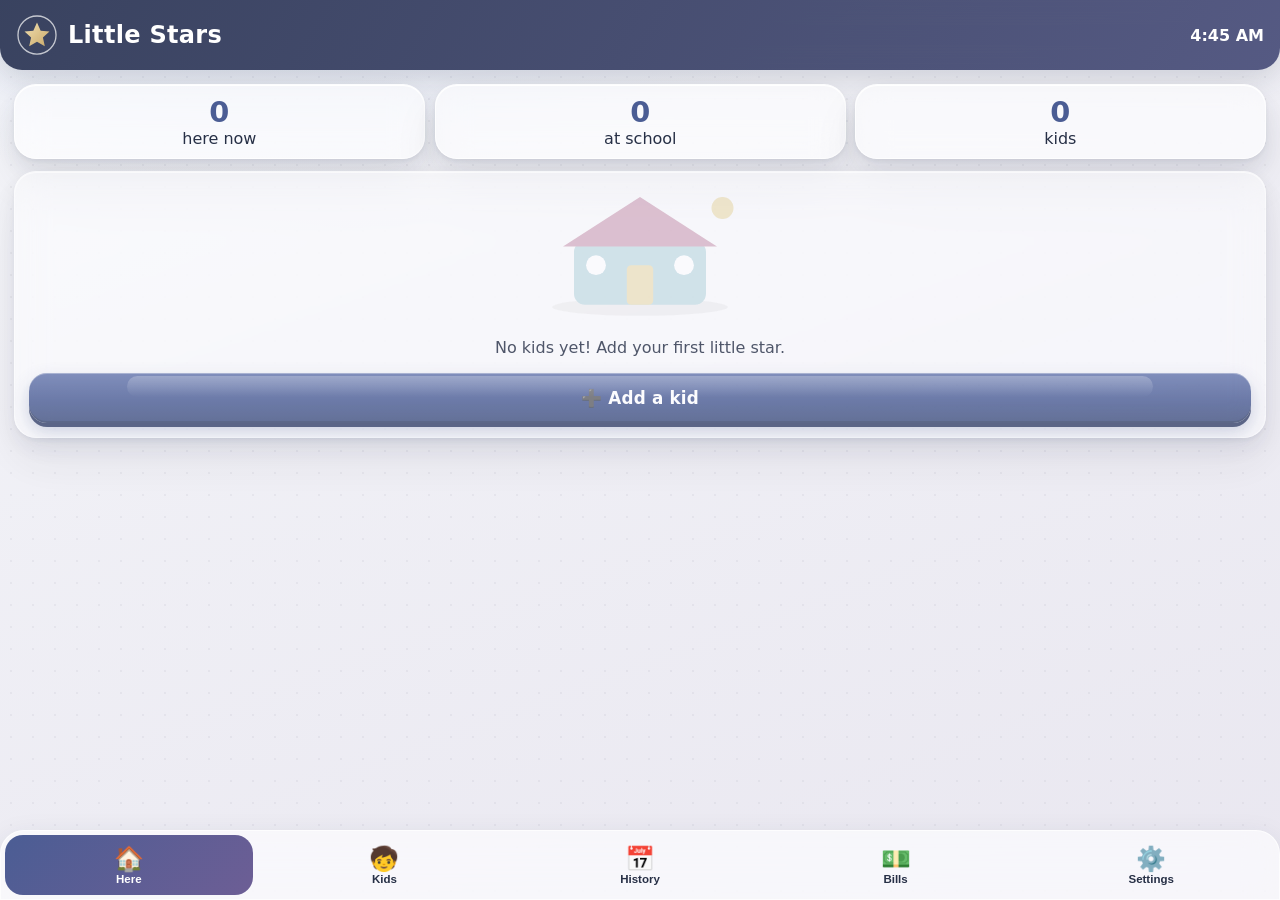
<file: index.html>
<!doctype html><html lang="en"><head><meta charset="utf-8">
<meta name="viewport" content="width=device-width,initial-scale=1,viewport-fit=cover">
<title>Little Stars Daycare</title>
<link rel="manifest" href="manifest.webmanifest">
<meta name="theme-color" content="#2c3654">
<link rel="icon" href="icons/icon-192.png"><link rel="apple-touch-icon" href="icons/icon-192.png">
<meta name="apple-mobile-web-app-capable" content="yes">
<link rel="stylesheet" href="style.css"></head>
<body class="theme-pro">
<header><svg class="logo" viewBox="0 0 64 64"><use href="#star"/></svg><h1 id="title">Little Stars</h1><div id="clock"></div></header>
<main id="view"></main>
<nav>
 <button data-tab="here" class="on">🏠<span>Here</span></button>
 <button data-tab="kids">🧒<span>Kids</span></button>
 <button data-tab="history">📅<span>History</span></button>
 <button data-tab="bills">💵<span>Bills</span></button>
 <button data-tab="settings">⚙️<span>Settings</span></button>
</nav>
<canvas id="fx"></canvas>
<div id="modal" hidden><div class="sheet" id="sheet"></div></div>
<svg width="0" height="0" style="position:absolute"><defs>
 <linearGradient id="g1" x1="0" y1="0" x2="1" y2="1"><stop offset="0" stop-color="#f1dfb0"/><stop offset="1" stop-color="#c9a96a"/></linearGradient>
 <symbol id="star" viewBox="0 0 64 64"><circle cx="32" cy="32" r="29" fill="none" stroke="#fff" stroke-opacity=".7" stroke-width="2"/><path fill="url(#g1)" d="M32 13l5.6 12.4 13.4 1.4-10 9 2.9 13.2L32 42.3 20.1 49l2.9-13.2-10-9 13.4-1.4z"/></symbol>
 <symbol id="empty" viewBox="0 0 200 120"><ellipse cx="100" cy="110" rx="80" ry="8" fill="#0001"/><rect x="40" y="50" width="120" height="58" rx="10" fill="#7ad7f0"/><path d="M30 55L100 10l70 45z" fill="#ff6fb5"/><rect x="88" y="72" width="24" height="36" rx="4" fill="#ffd23f"/><circle cx="60" cy="72" r="9" fill="#fff"/><circle cx="140" cy="72" r="9" fill="#fff"/><circle cx="175" cy="20" r="10" fill="#ffd23f"/></symbol>
</defs></svg>
<script src="storage.js"></script><script src="app.js"></script></body></html>
</file>
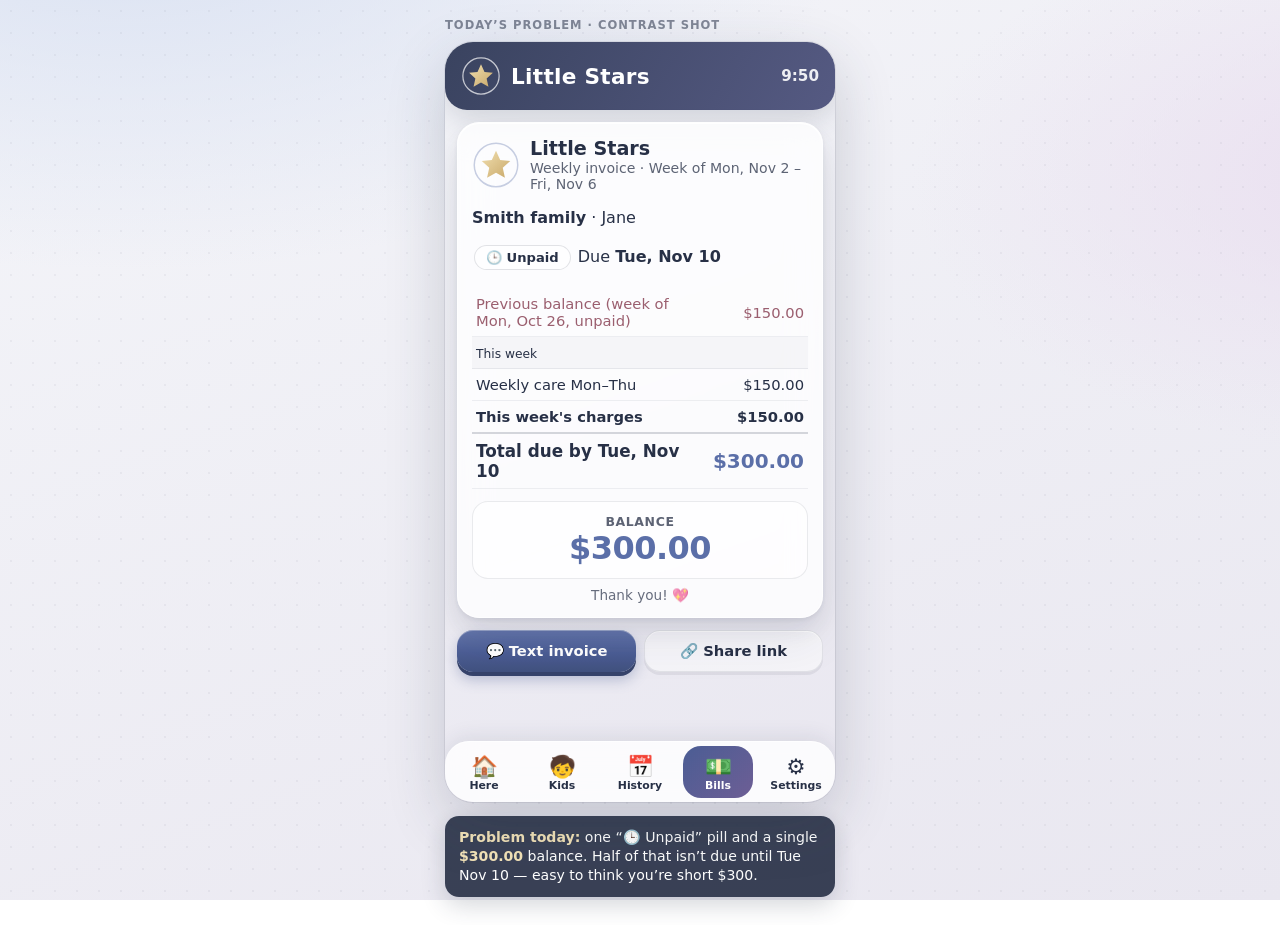
<file: mockups/pastdue/src/0.html>
<!doctype html><html><head><meta charset="utf-8"><meta name="viewport" content="width=device-width,initial-scale=1">
<title>Today – Unpaid lumps $300</title><link rel="stylesheet" href="base.css"></head>
<body>
<div class="tag">TODAY’S PROBLEM · contrast shot</div>
<div class="phone">
  <header>
    <svg class="logo" viewBox="0 0 64 64"><defs><linearGradient id="g1" x1="0" y1="0" x2="1" y2="1"><stop offset="0" stop-color="#f1dfb0"/><stop offset="1" stop-color="#c9a96a"/></linearGradient></defs>
      <circle cx="32" cy="32" r="29" fill="none" stroke="#fff" stroke-opacity=".7" stroke-width="2"/>
      <path fill="url(#g1)" d="M32 13l5.6 12.4 13.4 1.4-10 9 2.9 13.2L32 42.3 20.1 49l2.9-13.2-10-9 13.4-1.4z"/></svg>
    <h1>Little Stars</h1><div class="clock">9:50</div>
  </header>
  <main>
    <div class="card invoice">
      <div class="inv-head">
        <svg style="flex:0 0 48px;height:48px" viewBox="0 0 64 64"><circle cx="32" cy="32" r="29" fill="none" stroke="#5b6fa855" stroke-width="2"/><path fill="url(#g1)" d="M32 13l5.6 12.4 13.4 1.4-10 9 2.9 13.2L32 42.3 20.1 49l2.9-13.2-10-9 13.4-1.4z"/></svg>
        <div style="flex:1"><h2>Little Stars</h2><div class="sub">Weekly invoice · Week of Mon, Nov 2 – Fri, Nov 6</div></div>
      </div>
      <p><b>Smith family</b> · Jane</p>
      <p><span class="pill st-unpaid">🕒 Unpaid</span> Due <b>Tue, Nov 10</b></p>
      <table>
        <tr class="prev"><td>Previous balance (week of Mon, Oct 26, unpaid)</td><td class="r">$150.00</td></tr>
        <tr class="sep"><td colspan="2"><small>This week</small></td></tr>
        <tr><td>Weekly care Mon–Thu</td><td class="r">$150.00</td></tr>
        <tr><td><b>This week's charges</b></td><td class="r"><b>$150.00</b></td></tr>
        <tr class="tot"><th>Total due by Tue, Nov 10</th><th class="r">$300.00</th></tr>
      </table>
      <div class="amt-block broken">
        <span class="lbl">Balance</span>
        <div class="amt">$300.00</div>
      </div>
      <p style="text-align:center;opacity:.7;font-size:.85rem;margin:8px 0 0">Thank you! 💖</p>
    </div>
    <div class="btnrow"><button class="btn">💬 Text invoice</button><button class="btn ghost">🔗 Share link</button></div>
  </main>
  <nav>
    <button>🏠<span>Here</span></button>
    <button>🧒<span>Kids</span></button>
    <button>📅<span>History</span></button>
    <button class="on">💵<span>Bills</span></button>
    <button>⚙️<span>Settings</span></button>
  </nav>
</div>
<div class="caption"><b>Problem today:</b> one “🕒 Unpaid” pill and a single <b>$300.00</b> balance. Half of that isn’t due until Tue Nov 10 — easy to think you’re short $300.</div>
</body></html>
</file>
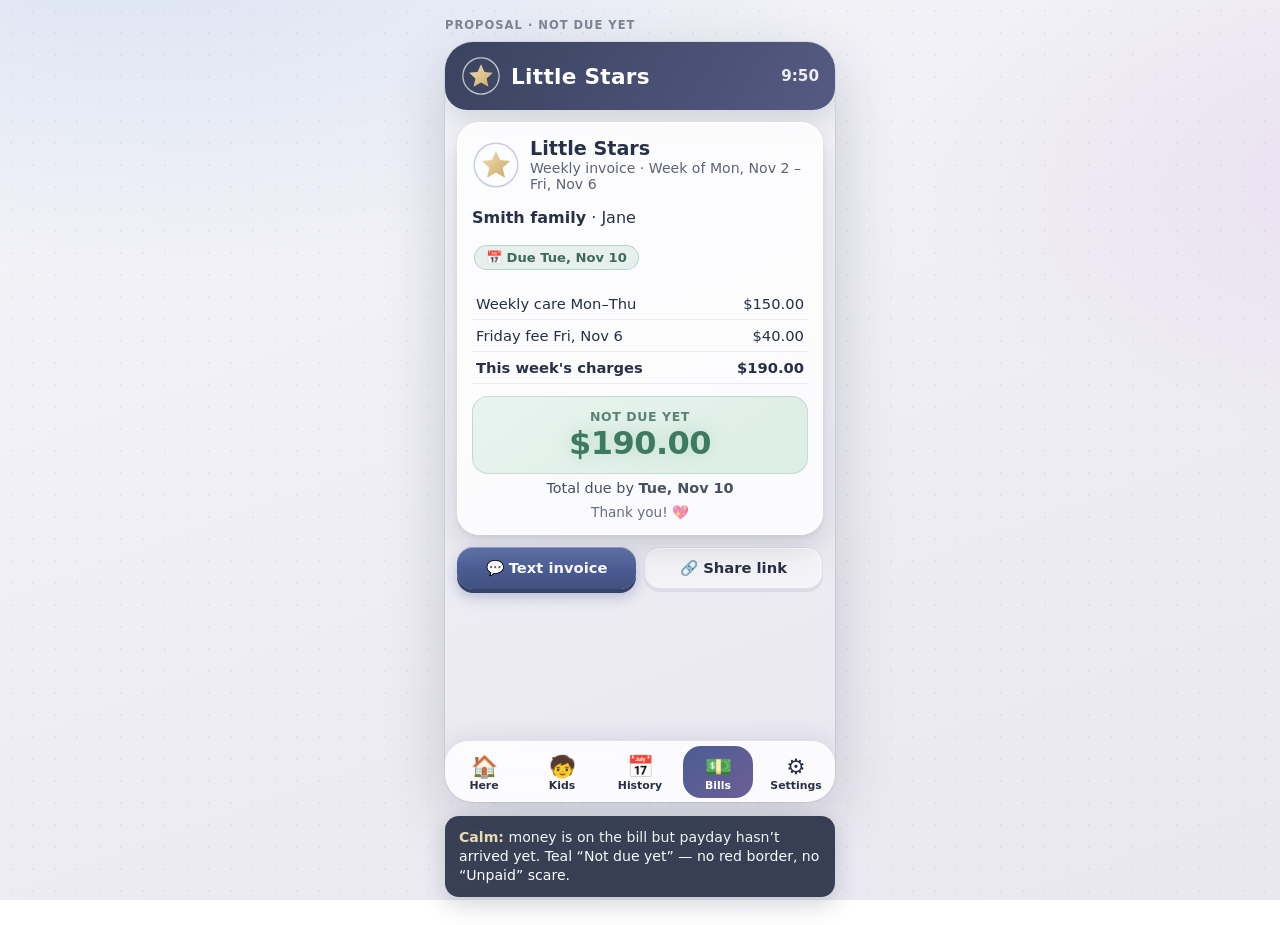
<file: mockups/pastdue/src/1.html>
<!doctype html><html><head><meta charset="utf-8"><meta name="viewport" content="width=device-width,initial-scale=1">
<title>Not due yet</title><link rel="stylesheet" href="base.css"></head>
<body>
<div class="tag">PROPOSAL · not due yet</div>
<div class="phone">
  <header>
    <svg class="logo" viewBox="0 0 64 64"><defs><linearGradient id="g1" x1="0" y1="0" x2="1" y2="1"><stop offset="0" stop-color="#f1dfb0"/><stop offset="1" stop-color="#c9a96a"/></linearGradient></defs>
      <circle cx="32" cy="32" r="29" fill="none" stroke="#fff" stroke-opacity=".7" stroke-width="2"/>
      <path fill="url(#g1)" d="M32 13l5.6 12.4 13.4 1.4-10 9 2.9 13.2L32 42.3 20.1 49l2.9-13.2-10-9 13.4-1.4z"/></svg>
    <h1>Little Stars</h1><div class="clock">9:50</div>
  </header>
  <main>
    <div class="card invoice">
      <div class="inv-head">
        <svg style="flex:0 0 48px;height:48px" viewBox="0 0 64 64"><circle cx="32" cy="32" r="29" fill="none" stroke="#5b6fa855" stroke-width="2"/><path fill="url(#g1)" d="M32 13l5.6 12.4 13.4 1.4-10 9 2.9 13.2L32 42.3 20.1 49l2.9-13.2-10-9 13.4-1.4z"/></svg>
        <div style="flex:1"><h2>Little Stars</h2><div class="sub">Weekly invoice · Week of Mon, Nov 2 – Fri, Nov 6</div></div>
      </div>
      <p><b>Smith family</b> · Jane</p>
      <p><span class="pill calm">📅 Due Tue, Nov 10</span></p>
      <table>
        <tr><td>Weekly care Mon–Thu</td><td class="r">$150.00</td></tr>
        <tr><td>Friday fee Fri, Nov 6</td><td class="r">$40.00</td></tr>
        <tr><td><b>This week's charges</b></td><td class="r"><b>$190.00</b></td></tr>
      </table>
      <div class="amt-block calm">
        <span class="lbl">Not due yet</span>
        <div class="amt">$190.00</div>
      </div>
      <div class="due-line">Total due by <b>Tue, Nov 10</b></div>
      <p style="text-align:center;opacity:.7;font-size:.85rem;margin:8px 0 0">Thank you! 💖</p>
    </div>
    <div class="btnrow"><button class="btn">💬 Text invoice</button><button class="btn ghost">🔗 Share link</button></div>
  </main>
  <nav>
    <button>🏠<span>Here</span></button>
    <button>🧒<span>Kids</span></button>
    <button>📅<span>History</span></button>
    <button class="on">💵<span>Bills</span></button>
    <button>⚙️<span>Settings</span></button>
  </nav>
</div>
<div class="caption"><b>Calm:</b> money is on the bill but payday hasn’t arrived yet. Teal “Not due yet” — no red border, no “Unpaid” scare.</div>
</body></html>
</file>
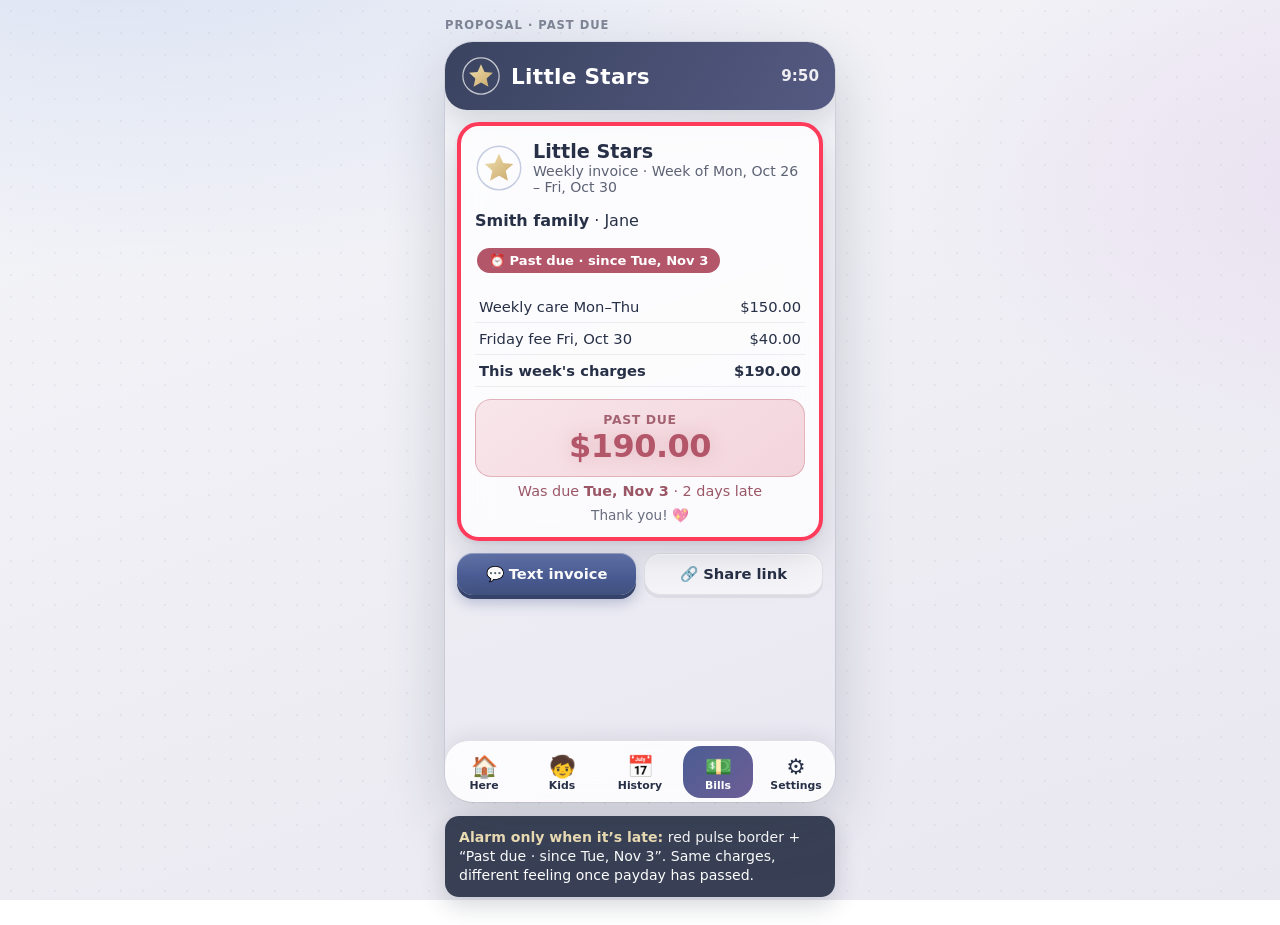
<file: mockups/pastdue/src/2.html>
<!doctype html><html><head><meta charset="utf-8"><meta name="viewport" content="width=device-width,initial-scale=1">
<title>Past due</title><link rel="stylesheet" href="base.css"></head>
<body>
<div class="tag">PROPOSAL · past due</div>
<div class="phone">
  <header>
    <svg class="logo" viewBox="0 0 64 64"><defs><linearGradient id="g1" x1="0" y1="0" x2="1" y2="1"><stop offset="0" stop-color="#f1dfb0"/><stop offset="1" stop-color="#c9a96a"/></linearGradient></defs>
      <circle cx="32" cy="32" r="29" fill="none" stroke="#fff" stroke-opacity=".7" stroke-width="2"/>
      <path fill="url(#g1)" d="M32 13l5.6 12.4 13.4 1.4-10 9 2.9 13.2L32 42.3 20.1 49l2.9-13.2-10-9 13.4-1.4z"/></svg>
    <h1>Little Stars</h1><div class="clock">9:50</div>
  </header>
  <main>
    <div class="card invoice overdue">
      <div class="inv-head">
        <svg style="flex:0 0 48px;height:48px" viewBox="0 0 64 64"><circle cx="32" cy="32" r="29" fill="none" stroke="#5b6fa855" stroke-width="2"/><path fill="url(#g1)" d="M32 13l5.6 12.4 13.4 1.4-10 9 2.9 13.2L32 42.3 20.1 49l2.9-13.2-10-9 13.4-1.4z"/></svg>
        <div style="flex:1"><h2>Little Stars</h2><div class="sub">Weekly invoice · Week of Mon, Oct 26 – Fri, Oct 30</div></div>
      </div>
      <p><b>Smith family</b> · Jane</p>
      <p><span class="pill late">⏰ Past due · since Tue, Nov 3</span></p>
      <table>
        <tr><td>Weekly care Mon–Thu</td><td class="r">$150.00</td></tr>
        <tr><td>Friday fee Fri, Oct 30</td><td class="r">$40.00</td></tr>
        <tr><td><b>This week's charges</b></td><td class="r"><b>$190.00</b></td></tr>
      </table>
      <div class="amt-block late">
        <span class="lbl">Past due</span>
        <div class="amt">$190.00</div>
      </div>
      <div class="due-line" style="color:#8a3a4c">Was due <b>Tue, Nov 3</b> · 2 days late</div>
      <p style="text-align:center;opacity:.7;font-size:.85rem;margin:8px 0 0">Thank you! 💖</p>
    </div>
    <div class="btnrow"><button class="btn">💬 Text invoice</button><button class="btn ghost">🔗 Share link</button></div>
  </main>
  <nav>
    <button>🏠<span>Here</span></button>
    <button>🧒<span>Kids</span></button>
    <button>📅<span>History</span></button>
    <button class="on">💵<span>Bills</span></button>
    <button>⚙️<span>Settings</span></button>
  </nav>
</div>
<div class="caption"><b>Alarm only when it’s late:</b> red pulse border + “Past due · since Tue, Nov 3”. Same charges, different feeling once payday has passed.</div>
</body></html>
</file>
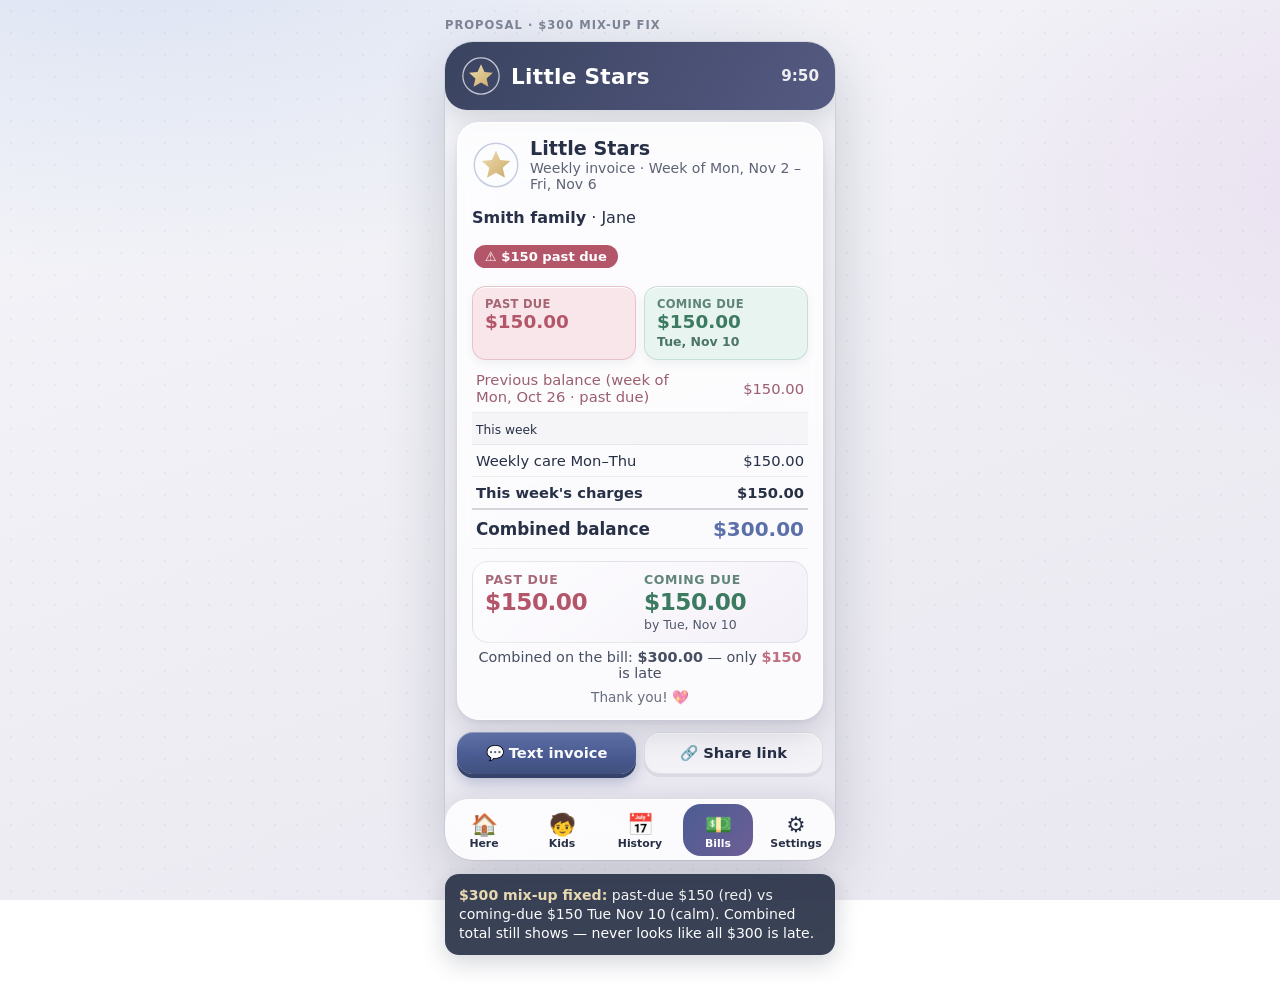
<file: mockups/pastdue/src/3.html>
<!doctype html><html><head><meta charset="utf-8"><meta name="viewport" content="width=device-width,initial-scale=1">
<title>Split past + coming</title><link rel="stylesheet" href="base.css"></head>
<body>
<div class="tag">PROPOSAL · $300 mix-up fix</div>
<div class="phone">
  <header>
    <svg class="logo" viewBox="0 0 64 64"><defs><linearGradient id="g1" x1="0" y1="0" x2="1" y2="1"><stop offset="0" stop-color="#f1dfb0"/><stop offset="1" stop-color="#c9a96a"/></linearGradient></defs>
      <circle cx="32" cy="32" r="29" fill="none" stroke="#fff" stroke-opacity=".7" stroke-width="2"/>
      <path fill="url(#g1)" d="M32 13l5.6 12.4 13.4 1.4-10 9 2.9 13.2L32 42.3 20.1 49l2.9-13.2-10-9 13.4-1.4z"/></svg>
    <h1>Little Stars</h1><div class="clock">9:50</div>
  </header>
  <main>
    <div class="card invoice">
      <div class="inv-head">
        <svg style="flex:0 0 48px;height:48px" viewBox="0 0 64 64"><circle cx="32" cy="32" r="29" fill="none" stroke="#5b6fa855" stroke-width="2"/><path fill="url(#g1)" d="M32 13l5.6 12.4 13.4 1.4-10 9 2.9 13.2L32 42.3 20.1 49l2.9-13.2-10-9 13.4-1.4z"/></svg>
        <div style="flex:1"><h2>Little Stars</h2><div class="sub">Weekly invoice · Week of Mon, Nov 2 – Fri, Nov 6</div></div>
      </div>
      <p><b>Smith family</b> · Jane</p>
      <p><span class="pill warn">⚠ $150 past due</span></p>

      <div class="split">
        <div class="past"><small>Past due</small><b>$150.00</b></div>
        <div class="soon"><small>Coming due</small><b>$150.00</b><span class="when">Tue, Nov 10</span></div>
      </div>

      <table>
        <tr class="prev"><td>Previous balance (week of Mon, Oct 26 · past due)</td><td class="r">$150.00</td></tr>
        <tr class="sep"><td colspan="2"><small>This week</small></td></tr>
        <tr><td>Weekly care Mon–Thu</td><td class="r">$150.00</td></tr>
        <tr><td><b>This week's charges</b></td><td class="r"><b>$150.00</b></td></tr>
        <tr class="tot"><th>Combined balance</th><th class="r">$300.00</th></tr>
      </table>

      <div class="amt-block mixed" style="display:grid;grid-template-columns:1fr 1fr;gap:8px;text-align:left;padding:10px 12px">
        <div>
          <span class="lbl" style="color:#8a3a4c">Past due</span>
          <div class="amt" style="font-size:1.45rem;color:#b4566a">$150.00</div>
        </div>
        <div>
          <span class="lbl" style="color:#2f5f4d">Coming due</span>
          <div class="amt" style="font-size:1.45rem;color:#3d7a62">$150.00</div>
          <div style="font-size:.78rem;opacity:.8;margin-top:2px">by Tue, Nov 10</div>
        </div>
      </div>
      <div class="due-line">Combined on the bill: <b>$300.00</b> — only <b style="color:#b4566a">$150</b> is late</div>
      <p style="text-align:center;opacity:.7;font-size:.85rem;margin:8px 0 0">Thank you! 💖</p>
    </div>
    <div class="btnrow"><button class="btn">💬 Text invoice</button><button class="btn ghost">🔗 Share link</button></div>
  </main>
  <nav>
    <button>🏠<span>Here</span></button>
    <button>🧒<span>Kids</span></button>
    <button>📅<span>History</span></button>
    <button class="on">💵<span>Bills</span></button>
    <button>⚙️<span>Settings</span></button>
  </nav>
</div>
<div class="caption"><b>$300 mix-up fixed:</b> past-due $150 (red) vs coming-due $150 Tue Nov 10 (calm). Combined total still shows — never looks like all $300 is late.</div>
</body></html>
</file>
<file: style.css>
:root{--bg1:#ffe3f1;--bg2:#e3f4ff;--acc:#ff6fb5;--acc2:#7a5cff;--card:#fff;--ink:#3a2d4d}
.theme-ocean{--bg1:#d9fbff;--bg2:#e0e7ff;--acc:#1fb6d6;--acc2:#4f5bd5}
.theme-sunny{--bg1:#fff6c9;--bg2:#ffe0cc;--acc:#ff8a00;--acc2:#e83f6f}
.theme-night{--bg1:#2a2350;--bg2:#1b3550;--acc:#ff7ad9;--acc2:#7af0ff;--card:#3a3266;--ink:#f4f0ff}
*{box-sizing:border-box}body{margin:0;font-family:"Nunito","Trebuchet MS",system-ui,sans-serif;color:var(--ink);min-height:100vh;
background:linear-gradient(160deg,var(--bg1),var(--bg2));background-attachment:fixed;padding-bottom:90px}
header{display:flex;align-items:center;gap:10px;padding:14px 16px;padding-top:max(14px,env(safe-area-inset-top));
background:linear-gradient(90deg,var(--acc),var(--acc2));color:#fff;border-radius:0 0 26px 26px;box-shadow:0 6px 20px #0002}
header h1{margin:0;font-size:1.5rem;flex:1;text-shadow:0 2px 0 #0002}.logo{width:42px;height:42px;animation:spin 6s linear infinite}
@keyframes spin{50%{transform:rotate(15deg) scale(1.1)}}#clock{font-weight:800}
main{padding:14px}h2{margin:8px 4px 12px;font-size:1.3rem}
nav{position:fixed;bottom:0;left:0;right:0;display:flex;background:var(--card);box-shadow:0 -4px 20px #0002;border-radius:24px 24px 0 0;padding-bottom:env(safe-area-inset-bottom)}
nav button{flex:1;border:0;background:none;font-size:1.5rem;padding:10px 0;color:var(--ink);border-radius:18px;margin:4px}
nav button span{display:block;font-size:.72rem;font-weight:800}nav button.on{background:linear-gradient(135deg,var(--acc),var(--acc2));color:#fff}
.grid{display:grid;grid-template-columns:repeat(auto-fill,minmax(150px,1fr));gap:12px}
.kid{background:var(--card);border-radius:24px;padding:14px;text-align:center;box-shadow:0 6px 16px #0001;border:4px solid transparent;transition:.2s;position:relative}
.kid:active{transform:scale(.96)}.kid.in{border-color:var(--acc);animation:glow 1.6s ease-in-out infinite}
@keyframes glow{50%{box-shadow:0 0 26px var(--acc)}}
.av{width:78px;height:78px;border-radius:50%;display:grid;place-items:center;font-size:46px;margin:0 auto 6px;background:linear-gradient(135deg,#fff3,#fff),var(--bg1);overflow:hidden;border:3px solid #fff;box-shadow:0 3px 10px #0002}
.av img{width:100%;height:100%;object-fit:cover}.kid b{display:block;font-size:1.1rem}
.timer{font-family:ui-monospace,monospace;font-size:1.3rem;font-weight:800;color:var(--acc);margin:4px 0}
.btn{display:block;width:100%;border:0;border-radius:18px;padding:14px;font-size:1.05rem;font-weight:800;color:#fff;background:linear-gradient(135deg,var(--acc),var(--acc2));box-shadow:0 4px 0 #0002;min-height:50px;font-family:inherit}
.btn.out{background:linear-gradient(135deg,#ffb347,#ff5e62)}.btn.ghost{background:#0000000f;color:var(--ink);box-shadow:none}
.row{display:flex;gap:8px;align-items:center}.row>*{flex:1}
.card{background:var(--card);border-radius:22px;padding:14px;margin-bottom:12px;box-shadow:0 6px 16px #0001}
.pill{display:inline-block;padding:3px 10px;border-radius:99px;background:var(--bg1);font-weight:800;font-size:.85rem;margin:2px}
.banner{display:flex;gap:10px;align-items:center;margin-bottom:12px}.banner .card{flex:1;margin:0;text-align:center}.banner big{display:block;font-size:1.8rem;font-weight:900;color:var(--acc)}
input,select,textarea{width:100%;font:inherit;padding:12px;border-radius:14px;border:2px solid #0001;margin:4px 0 10px;background:#fff;color:#333}
label{font-weight:800;font-size:.9rem}
#modal{position:fixed;inset:0;background:#0006;display:flex;align-items:flex-end;z-index:20}#modal[hidden]{display:none}
.sheet{background:var(--card);width:100%;max-height:90vh;overflow:auto;border-radius:28px 28px 0 0;padding:18px;animation:up .25s}
@keyframes up{from{transform:translateY(100%)}}
.avpick{display:grid;grid-template-columns:repeat(6,1fr);gap:6px}.avpick button{font-size:30px;border:3px solid transparent;border-radius:14px;background:var(--bg1);padding:4px}
.avpick button.sel{border-color:var(--acc)}
#fx{position:fixed;inset:0;pointer-events:none;z-index:30;width:100%;height:100%}
.empty{text-align:center;opacity:.8}.empty svg{width:220px}
table{width:100%;border-collapse:collapse}td,th{padding:6px;text-align:left;border-bottom:1px solid #0001}td.r,th.r{text-align:right}
.seg{display:flex;background:#0000000f;border-radius:16px;padding:4px;margin-bottom:12px}.seg button{flex:1;border:0;background:none;padding:10px;border-radius:12px;font-weight:800;font:inherit;color:var(--ink)}.seg button.on{background:var(--card);box-shadow:0 2px 6px #0002}
.toast{position:fixed;left:50%;bottom:100px;transform:translateX(-50%);background:#333;color:#fff;padding:12px 20px;border-radius:99px;z-index:40;font-weight:800}
@media print{nav,header,.noprint{display:none!important}body{background:#fff;padding:0}.card{box-shadow:none}}
.invoice.overdue{border:4px solid #ff3b5c;animation:late 1.4s infinite}@keyframes late{50%{box-shadow:0 0 22px #ff3b5c}}
.pill.late{background:#ff3b5c;color:#fff}.pill.paid{background:#5be37d;color:#fff}
/* ---- Professional theme (default) ---- */
.theme-pro{--bg1:#eef1f6;--bg2:#e6e2ee;--acc:#5b6fa8;--acc2:#8a6fa8;--card:rgba(255,255,255,.62);--ink:#273046;
 background:radial-gradient(1200px 600px at 10% -10%,#d9e1f2 0,transparent 60%),radial-gradient(900px 500px at 110% 20%,#eadff0 0,transparent 55%),
 linear-gradient(160deg,#f4f5f9,#e9e7f0);background-attachment:fixed;font-family:"Inter","Segoe UI",system-ui,sans-serif}
.theme-pro::before{content:"";position:fixed;inset:0;pointer-events:none;opacity:.35;z-index:-1;
 background-image:radial-gradient(#27304622 1px,transparent 1px);background-size:22px 22px}
.theme-pro header{background:linear-gradient(120deg,#2c3654ee,#4a4f7aee);backdrop-filter:blur(14px);border-radius:0 0 22px 22px;box-shadow:0 8px 30px #2730462e}
.theme-pro header h1{font-weight:600;letter-spacing:.3px;text-shadow:none}
.theme-pro .logo{animation:none}
.theme-pro .card,.theme-pro .kid,.theme-pro nav,.theme-pro .sheet{background:var(--card);backdrop-filter:blur(16px) saturate(140%);-webkit-backdrop-filter:blur(16px) saturate(140%);border:1px solid #ffffffb0;box-shadow:0 8px 28px #2730461a}
.theme-pro .sheet{background:#f7f8fbf2}
.theme-pro .kid{border-radius:20px}.theme-pro .kid.in{border:1px solid var(--acc);animation:proglow 3s ease-in-out infinite}
@keyframes proglow{50%{box-shadow:0 0 0 4px #5b6fa833,0 10px 30px #5b6fa840}}
.theme-pro .btn{background:linear-gradient(135deg,#4b5d94,#6d5e95);box-shadow:0 6px 16px #4b5d9440;font-weight:600;letter-spacing:.2px}
.theme-pro .btn.out{background:linear-gradient(135deg,#b07a6a,#9b5f6f)}
.theme-pro .btn.ghost{background:#ffffff80;color:var(--ink);border:1px solid #27304618;box-shadow:none}
.theme-pro nav button.on{background:linear-gradient(135deg,#4b5d94,#6d5e95)}
.theme-pro .pill{background:#ffffffa0;border:1px solid #27304614;font-weight:600}
.theme-pro .av{background:linear-gradient(135deg,#e3e8f4,#efe8f3);border:2px solid #fff;font-size:40px}
.theme-pro .timer{color:#4b5d94;font-weight:600}.theme-pro h2{font-weight:600}
.theme-pro .banner big{color:#4b5d94;font-weight:700}.theme-pro .pill.paid{background:#5f9c83;color:#fff}.theme-pro .pill.late{background:#b4566a;color:#fff}
.theme-pro .empty svg{opacity:.6;filter:grayscale(.6)}
.theme-pro .toast{background:#273046e6;backdrop-filter:blur(8px)}
/* ---- 3D depth + motion ---- */
.theme-pro{background-size:200% 200%,200% 200%,100% 100%;animation:drift 24s ease-in-out infinite alternate}
@keyframes drift{0%{background-position:0% 0%,100% 0%,0 0}100%{background-position:30% 20%,70% 30%,0 0}}
.theme-pro::before{transform:translateY(calc(var(--sy,0) * -0.15px))}
.theme-pro .card,.theme-pro .kid{box-shadow:0 1px 0 #fff inset,0 2px 4px #27304610,0 10px 24px #27304618,0 24px 48px #27304612;
 transform:perspective(800px) rotateX(var(--rx,0deg)) rotateY(var(--ry,0deg)) translateZ(0);transition:transform .25s cubic-bezier(.2,.8,.2,1),box-shadow .25s}
.theme-pro .kid.lift,.theme-pro .card.lift{transform:perspective(800px) rotateX(var(--rx,0deg)) rotateY(var(--ry,0deg)) translateY(-4px) scale(1.015);
 box-shadow:0 1px 0 #fff inset,0 6px 10px #27304614,0 20px 40px #27304626,0 36px 70px #2730461a}
.theme-pro .btn{position:relative;background:linear-gradient(180deg,#6577ad 0%,#4b5d94 55%,#41517f 100%);
 box-shadow:inset 0 1px 0 #ffffff55,inset 0 -2px 0 #00000026,0 4px 0 #36436b,0 8px 18px #4b5d9455;transition:transform .08s,box-shadow .08s;overflow:hidden}
.theme-pro .btn::after{content:"";position:absolute;left:8%;right:8%;top:3px;height:42%;border-radius:14px;background:linear-gradient(#ffffff40,#ffffff00);pointer-events:none}
.theme-pro .btn:active{transform:translateY(3px);box-shadow:inset 0 2px 6px #00000040,0 1px 0 #36436b,0 3px 8px #4b5d9440}
.theme-pro .btn.out{background:linear-gradient(180deg,#c08b7b,#a0636f);box-shadow:inset 0 1px 0 #ffffff55,0 4px 0 #7d4a55,0 8px 18px #a0636f55}
.theme-pro .btn.ghost{box-shadow:inset 0 1px 0 #fff,0 3px 0 #27304614,0 6px 14px #2730460f}.theme-pro .btn.ghost::after{display:none}
.theme-pro .btn.ghost:active{box-shadow:inset 0 2px 5px #27304622}
.theme-pro .av{box-shadow:0 1px 0 #fff inset,0 6px 14px #27304626,0 0 0 4px #ffffff70}
.theme-pro .kid.in .av{box-shadow:0 0 0 4px #5b6fa855,0 0 22px #5b6fa866}
.theme-pro .kid.in .timer{text-shadow:0 0 12px #5b6fa866}
.timer .tick{display:inline-block;animation:tick .35s ease-out}@keyframes tick{from{transform:translateY(-35%);opacity:.3}}
main.enter{animation:enter .35s cubic-bezier(.2,.8,.2,1)}@keyframes enter{from{opacity:0;transform:translateY(12px) scale(.985)}}
.theme-pro .grid>*,.theme-pro main>.card{animation:rise .45s cubic-bezier(.2,.8,.2,1) backwards}
.theme-pro .grid>*:nth-child(2){animation-delay:.05s}.theme-pro .grid>*:nth-child(3){animation-delay:.1s}.theme-pro .grid>*:nth-child(n+4){animation-delay:.15s}
@keyframes rise{from{opacity:0;transform:translateY(16px)}}
@media (prefers-reduced-motion:reduce){*,*::before,*::after{animation:none!important;transition:none!important}.theme-pro .card,.theme-pro .kid{transform:none!important}}
[data-key].row{display:grid;grid-template-columns:1fr 1fr;gap:8px}[data-key] .btn{font-size:.95rem}
.loc{display:inline-block;margin:4px auto 0;padding:4px 12px;border-radius:99px;font-weight:700;font-size:.85rem;color:#fff;background:linear-gradient(180deg,#6f9d8a,#4f8370);box-shadow:inset 0 1px 0 #ffffff50,0 3px 8px #4f837040}
.loc.school{background:linear-gradient(180deg,#d1a85f,#b38640);box-shadow:inset 0 1px 0 #ffffff60,0 3px 10px #b3864055}.loc.off{background:#27304622;color:var(--ink);box-shadow:none}
.locseg{margin:8px 0 0;padding:3px}.locseg button{padding:12px 4px;min-height:46px;font-size:.9rem}
.locrow td{border:0;padding-top:0;opacity:.75}.banner .card{padding:10px 6px}
.sscard table th:nth-child(2),.sscard td:nth-child(2){color:#4f8370}.sscard table th:nth-child(3),.sscard td:nth-child(3){color:#a57a35}.sscard{margin-top:8px}
.mono{width:60px;height:60px;border-radius:18px;margin:0 auto 8px;display:grid;place-items:center;font-weight:700;font-size:1.25rem;letter-spacing:1px;color:#fff;
 background:linear-gradient(145deg,#6a7bb0,#4a5688);box-shadow:inset 0 1px 0 #ffffff55,inset 0 -3px 0 #00000022,0 6px 14px #4a568840;transform:translateZ(20px)}
.kid.in .mono{box-shadow:inset 0 1px 0 #ffffff55,0 0 0 4px #5b6fa833,0 0 20px #5b6fa866}
.rgrid{display:grid;grid-template-columns:1fr 1fr;gap:0 10px}.rh td{vertical-align:top}.btn.sm{min-height:40px;padding:6px 12px;width:auto}
.invoice tr.prev td{color:#9b5f6f}.invoice tr.adj td{color:#7a6a9a;font-style:italic}.invoice tr.credit td{color:#4f8370}.invoice tr.pay td{color:#4f8370}
.invoice tr.tot th{font-size:1.15rem;border-top:2px solid #27304630}.invoice tr.tot th.r{color:var(--acc);font-size:1.35rem}.invoice tr.sep td,.invoice tr.sep th{background:#27304608}
.invoice h3{margin:14px 0 4px;font-size:1rem;text-transform:uppercase;letter-spacing:1px;opacity:.7}.invoice table.wk{margin-bottom:8px}
.sumgrid{display:grid;grid-template-columns:1fr 1fr;gap:8px;margin:8px 0}.sumgrid>div{background:#ffffff80;border:1px solid #27304614;border-radius:14px;padding:10px;box-shadow:inset 0 1px 0 #fff,0 4px 10px #2730460f}
.sumgrid small{display:block;opacity:.7}.sumgrid b{font-size:1.2rem}.sumgrid .hl{background:linear-gradient(145deg,#5b6fa8,#6d5e95);color:#fff}.sumgrid .hl b{font-size:1.4rem}
.st-partial{background:#d1a85f!important;color:#fff}.st-overdue{background:#b4566a!important;color:#fff}.st-paid{background:#5f9c83!important;color:#fff}
@media print{body.printing main>*{display:none!important}body.printing main [data-fam]{display:block!important}body.printing [data-fam] .invoice:not(.printme),body.printing [data-fam]>h2{display:none!important}
 body.printing .invoice.printme{display:block!important}.invoice{transform:none!important;border:1px solid #ccc}}
.banner-ready{background:linear-gradient(135deg,#4b5d94e6,#6d5e95e6)!important;color:#fff;display:grid;gap:8px}.banner-ready .btn{background:linear-gradient(180deg,#f3e3b8,#c9a96a);color:#273046}
.upcoming{margin:6px 0;padding:8px 12px;border-radius:12px;background:#d1a85f22}.rh tr.up td{background:#d1a85f14}
[data-key] .btn.primary{grid-column:1/-1;font-size:1.1rem;min-height:56px;background:linear-gradient(180deg,#6fae93,#4f8370);box-shadow:inset 0 1px 0 #ffffff55,0 4px 0 #3c6656,0 8px 18px #4f837055}
.toast .undo{margin-left:10px;border:0;border-radius:99px;padding:8px 14px;font-weight:700;background:#f3e3b8;color:#273046;min-height:36px}.vrow{cursor:pointer}.editv{display:block;margin:8px auto 0}

/* Past-due vs not-yet-due bill cards (v1.0.4) */
.pill.calm,.st-upcoming{background:#5f9c8322!important;color:#3d6b5a;border:1px solid #5f9c8355}
.pill.warn{background:#b4566a!important;color:#fff;border:0}
.theme-pro .pill.calm,.theme-pro .st-upcoming{background:#5f9c8322!important;color:#3d6b5a;border:1px solid #5f9c8355}
.theme-pro .pill.warn{background:#b4566a!important;color:#fff;border:0}
.amt-block{margin:12px 0 6px;padding:12px 14px;border-radius:16px;text-align:center}
.amt-block .lbl{display:block;font-size:.78rem;font-weight:700;letter-spacing:.6px;text-transform:uppercase;opacity:.75;margin-bottom:2px}
.amt-block .amt{font-size:2rem;font-weight:800;letter-spacing:-.5px;line-height:1.1}
.amt-block.calm{background:linear-gradient(145deg,#e8f4ef,#dceee6);border:1px solid #5f9c8340;color:#2f5f4d}
.amt-block.calm .amt{color:#3d7a62;text-shadow:0 0 18px #5f9c8344}
.amt-block.late{background:linear-gradient(145deg,#f8e6ea,#f3d5dc);border:1px solid #b4566a55;color:#8a3a4c}
.amt-block.late .amt{color:#b4566a;text-shadow:0 0 18px #b4566a44}
.amt-block.mixed{display:grid;grid-template-columns:1fr 1fr;gap:8px;text-align:left;padding:10px 12px;background:linear-gradient(145deg,#ffffffaa,#f3f0f8);border:1px solid #27304618}
.amt-block.mixed .amt{font-size:1.45rem}
.amt-block .late-lbl{color:#8a3a4c}.amt-block .late-amt,.late-amt{color:#b4566a}
.amt-block .calm-lbl{color:#2f5f4d}.amt-block .calm-amt{color:#3d7a62}
.amt-block .when{font-size:.78rem;opacity:.8;margin-top:2px}
.split{display:grid;grid-template-columns:1fr 1fr;gap:8px;margin:10px 0 4px}
.split>div{border-radius:14px;padding:10px 12px;box-shadow:inset 0 1px 0 #fff,0 4px 10px #2730460f}
.split small{display:block;opacity:.75;font-weight:600;font-size:.72rem;letter-spacing:.3px;text-transform:uppercase}
.split b{font-size:1.15rem}
.split .past{background:#f8e6ea;border:1px solid #b4566a40;color:#8a3a4c}
.split .past b{color:#b4566a}
.split .soon{background:#e8f4ef;border:1px solid #5f9c8340;color:#2f5f4d}
.split .soon b{color:#3d7a62}
.split .soon .when{display:block;font-size:.78rem;font-weight:600;opacity:.85;margin-top:2px;text-transform:none;letter-spacing:0}
.due-line{text-align:center;font-size:.9rem;opacity:.85;margin:4px 0 8px}
.due-line.late-line{color:#8a3a4c}
.due-line b{font-weight:700}
.sumgrid .hl-late{background:linear-gradient(145deg,#b4566a,#8a3a4c)!important}
.sumgrid .hl-calm{background:linear-gradient(145deg,#5f9c83,#3d7a62)!important}
</file>
<file: mockups/pastdue/src/base.css>
/* Little Stars theme-pro essentials for past-due mockups */
*{box-sizing:border-box}
html,body{margin:0;padding:0}
body{
  font-family:"Inter","Segoe UI",system-ui,sans-serif;color:#273046;
  min-height:100vh;padding:18px 14px 28px;
  --bg1:#eef1f6;--bg2:#e6e2ee;--acc:#5b6fa8;--acc2:#8a6fa8;--card:rgba(255,255,255,.78);--ink:#273046;
  background:
    radial-gradient(1200px 600px at 10% -10%,#d9e1f2 0,transparent 60%),
    radial-gradient(900px 500px at 110% 20%,#eadff0 0,transparent 55%),
    linear-gradient(160deg,#f4f5f9,#e9e7f0);
  background-attachment:fixed;
}
body::before{content:"";position:fixed;inset:0;pointer-events:none;opacity:.35;z-index:-1;
  background-image:radial-gradient(#27304622 1px,transparent 1px);background-size:22px 22px}

.phone{
  width:390px;margin:0 auto;border-radius:28px;overflow:hidden;
  background:linear-gradient(160deg,#f4f5f9,#e9e7f0);
  box-shadow:0 20px 60px #27304633,0 0 0 1px #27304614;
  position:relative;min-height:760px;padding-bottom:78px;
}
.phone header{
  display:flex;align-items:center;gap:10px;padding:14px 16px;
  background:linear-gradient(120deg,#2c3654ee,#4a4f7aee);color:#fff;
  border-radius:0 0 22px 22px;box-shadow:0 8px 30px #2730462e;
}
.phone header h1{margin:0;font-size:1.35rem;flex:1;font-weight:600;letter-spacing:.3px}
.phone header .clock{font-weight:700;opacity:.9;font-size:.95rem}
.logo{width:40px;height:40px;flex:0 0 40px}

main{padding:12px 12px 8px}
h2{margin:8px 4px 10px;font-size:1.15rem;font-weight:600}

.card{
  background:var(--card);backdrop-filter:blur(16px) saturate(140%);
  border:1px solid #ffffffb0;border-radius:22px;padding:14px;margin-bottom:12px;
  box-shadow:0 1px 0 #fff inset,0 2px 4px #27304610,0 10px 24px #27304618,0 24px 48px #27304612;
}
.invoice{position:relative}
.invoice.overdue{border:4px solid #ff3b5c;animation:late 1.4s infinite}
@keyframes late{50%{box-shadow:0 0 22px #ff3b5c}}

.pill{display:inline-block;padding:4px 11px;border-radius:99px;background:#ffffffa0;border:1px solid #27304614;font-weight:600;font-size:.82rem;margin:2px}
.pill.late,.st-overdue{background:#b4566a!important;color:#fff;border-color:transparent}
.pill.paid,.st-paid{background:#5f9c83!important;color:#fff;border-color:transparent}
.st-partial{background:#d1a85f!important;color:#fff;border-color:transparent}
.st-unpaid{background:#ffffffa0;border:1px solid #27304622}
.pill.calm,.st-upcoming{background:#5f9c8322!important;color:#3d6b5a;border:1px solid #5f9c8355}
.pill.warn{background:#b4566a!important;color:#fff;border:0}

table{width:100%;border-collapse:collapse;font-size:.92rem}
td,th{padding:7px 4px;text-align:left;border-bottom:1px solid #27304612}
td.r,th.r{text-align:right}
.invoice tr.prev td{color:#9b5f6f}
.invoice tr.adj td{color:#7a6a9a;font-style:italic}
.invoice tr.pay td{color:#4f8370}
.invoice tr.tot th{font-size:1.05rem;border-top:2px solid #27304630}
.invoice tr.tot th.r{color:var(--acc);font-size:1.25rem}
.invoice tr.sep td,.invoice tr.sep th{background:#27304608}
.inv-head{display:flex;gap:10px;align-items:center;margin-bottom:4px}
.inv-head h2{margin:0;font-size:1.2rem}
.inv-head .sub{opacity:.75;font-size:.88rem}

nav{
  position:absolute;bottom:0;left:0;right:0;display:flex;
  background:rgba(255,255,255,.82);backdrop-filter:blur(16px);
  box-shadow:0 -4px 20px #27304618;border-radius:24px 24px 0 0;
  border-top:1px solid #ffffffb0;
}
nav button{flex:1;border:0;background:none;font-size:1.35rem;padding:8px 0 6px;color:var(--ink);border-radius:18px;margin:4px;font-family:inherit}
nav button span{display:block;font-size:.68rem;font-weight:700}
nav button.on{background:linear-gradient(135deg,#4b5d94,#6d5e95);color:#fff}

/* ---- Proposed due-status treatments ---- */
.amt-block{margin:12px 0 6px;padding:12px 14px;border-radius:16px;text-align:center}
.amt-block .lbl{display:block;font-size:.78rem;font-weight:700;letter-spacing:.6px;text-transform:uppercase;opacity:.75;margin-bottom:2px}
.amt-block .amt{font-size:2rem;font-weight:800;letter-spacing:-.5px;line-height:1.1}
.amt-block.calm{background:linear-gradient(145deg,#e8f4ef,#dceee6);border:1px solid #5f9c8340;color:#2f5f4d}
.amt-block.calm .amt{color:#3d7a62;text-shadow:0 0 18px #5f9c8344}
.amt-block.late{background:linear-gradient(145deg,#f8e6ea,#f3d5dc);border:1px solid #b4566a55;color:#8a3a4c}
.amt-block.late .amt{color:#b4566a;text-shadow:0 0 18px #b4566a44}
.amt-block.mixed{background:linear-gradient(145deg,#ffffffaa,#f3f0f8);border:1px solid #27304618}
.amt-block.broken{background:#ffffff90;border:1px solid #27304618}
.amt-block.broken .amt{color:var(--acc)}

.split{
  display:grid;grid-template-columns:1fr 1fr;gap:8px;margin:10px 0 4px;
}
.split>div{border-radius:14px;padding:10px 12px;box-shadow:inset 0 1px 0 #fff,0 4px 10px #2730460f}
.split small{display:block;opacity:.75;font-weight:600;font-size:.72rem;letter-spacing:.3px;text-transform:uppercase}
.split b{font-size:1.15rem}
.split .past{background:#f8e6ea;border:1px solid #b4566a40;color:#8a3a4c}
.split .past b{color:#b4566a}
.split .soon{background:#e8f4ef;border:1px solid #5f9c8340;color:#2f5f4d}
.split .soon b{color:#3d7a62}
.split .soon .when{display:block;font-size:.78rem;font-weight:600;opacity:.85;margin-top:2px;text-transform:none;letter-spacing:0}

.due-line{text-align:center;font-size:.9rem;opacity:.85;margin:4px 0 8px}
.due-line b{font-weight:700}

.caption{
  width:390px;margin:14px auto 0;padding:12px 14px;border-radius:14px;
  background:#273046e8;color:#fff;font-size:.88rem;line-height:1.35;
  box-shadow:0 8px 24px #27304633;
}
.caption b{color:#f3e3b8}
.tag{
  width:390px;margin:0 auto 10px;font-size:.72rem;font-weight:800;letter-spacing:1px;
  text-transform:uppercase;opacity:.55;
}

.btnrow{display:grid;grid-template-columns:1fr 1fr;gap:8px;margin-top:10px}
.btn{
  display:block;width:100%;border:0;border-radius:16px;padding:11px;font-size:.92rem;font-weight:600;
  color:#fff;font-family:inherit;
  background:linear-gradient(180deg,#6577ad 0%,#4b5d94 55%,#41517f 100%);
  box-shadow:inset 0 1px 0 #ffffff55,0 4px 0 #36436b,0 8px 14px #4b5d9455;
}
.btn.ghost{background:#ffffff80;color:var(--ink);border:1px solid #27304618;box-shadow:inset 0 1px 0 #fff,0 3px 0 #27304614}
</file>
